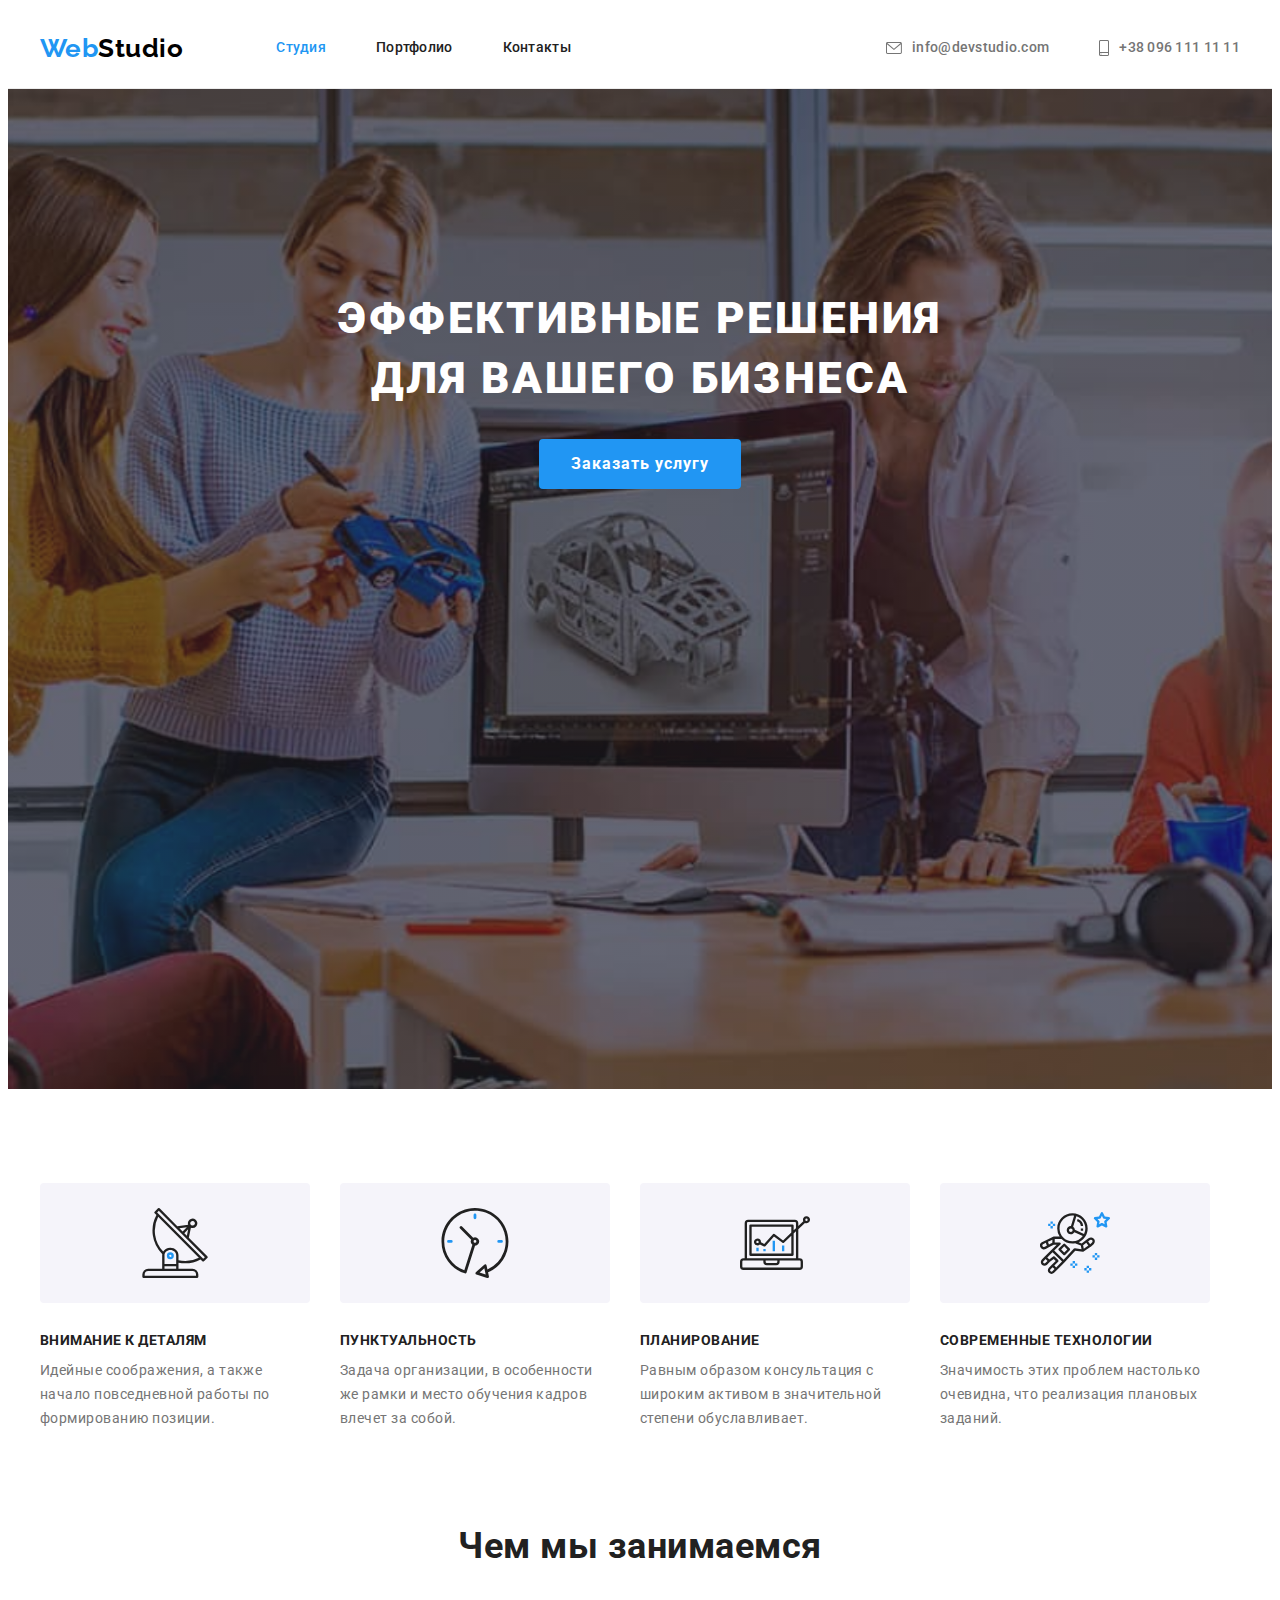
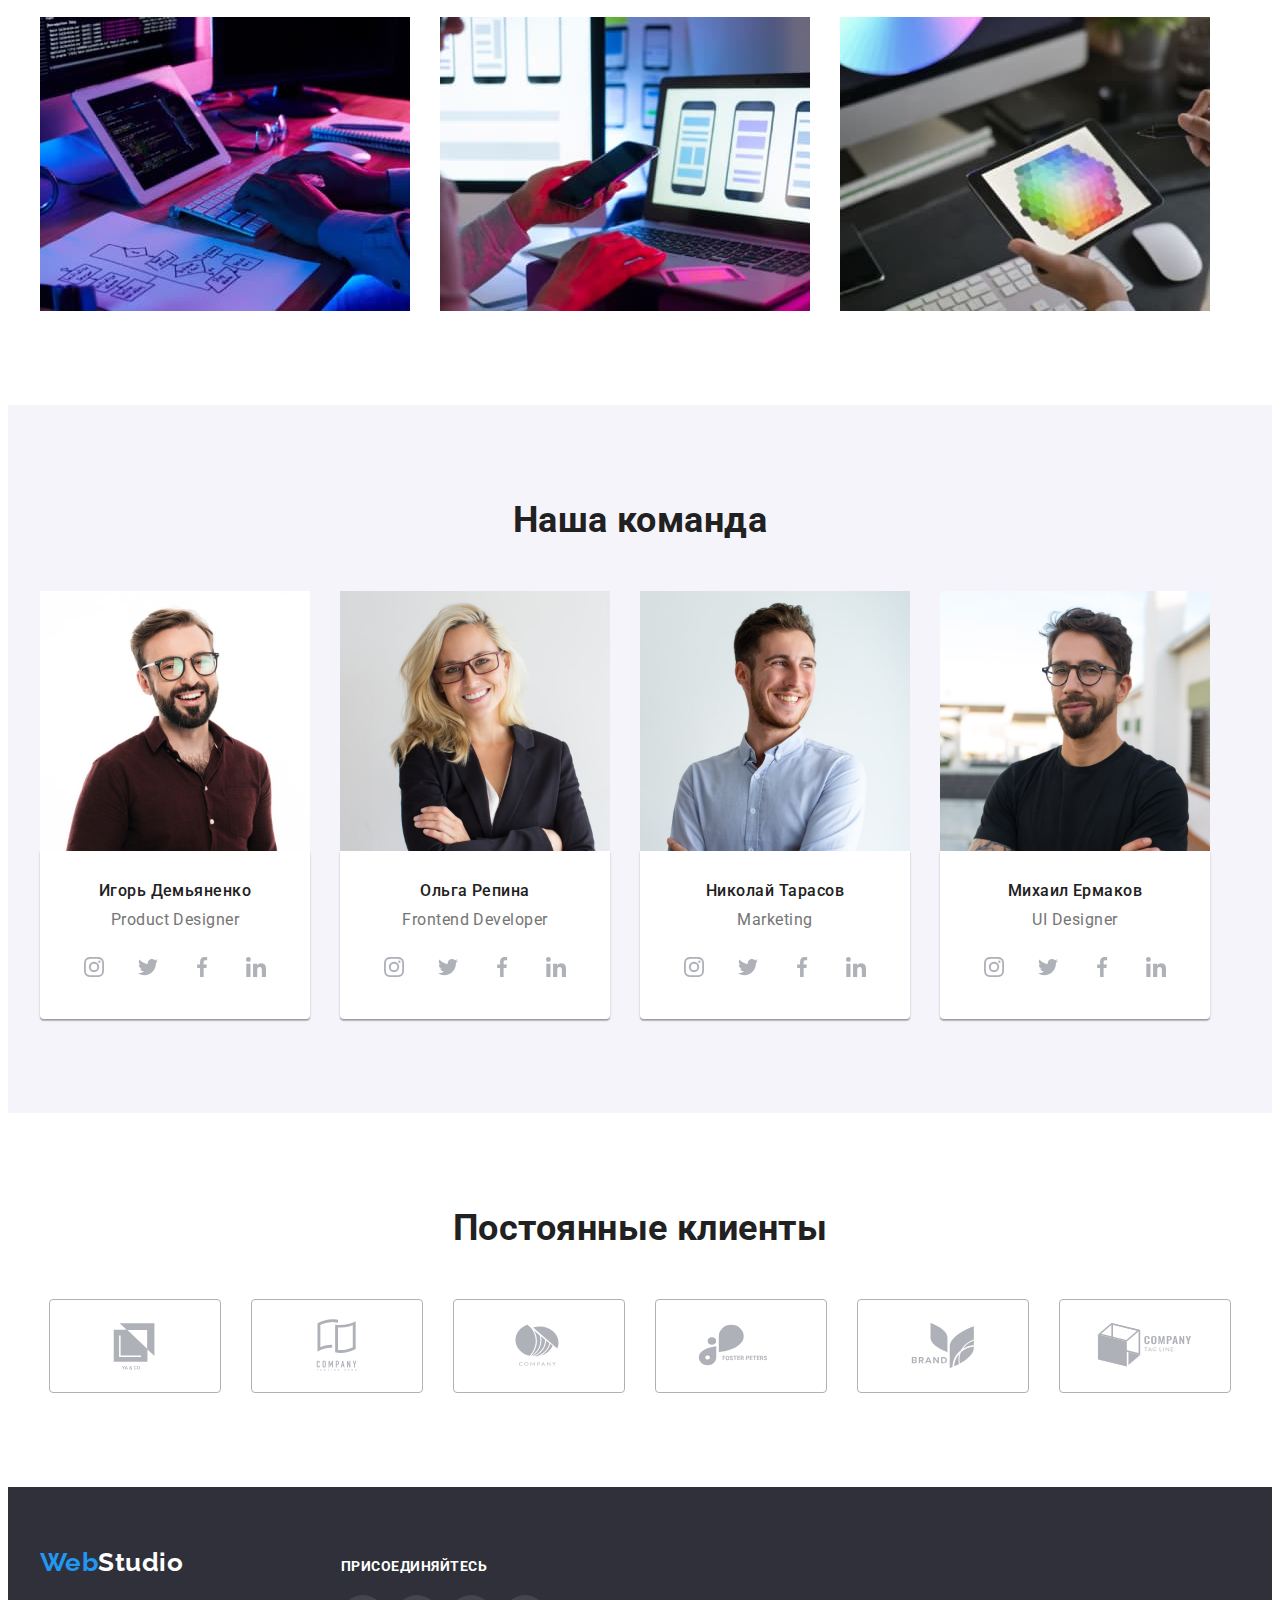
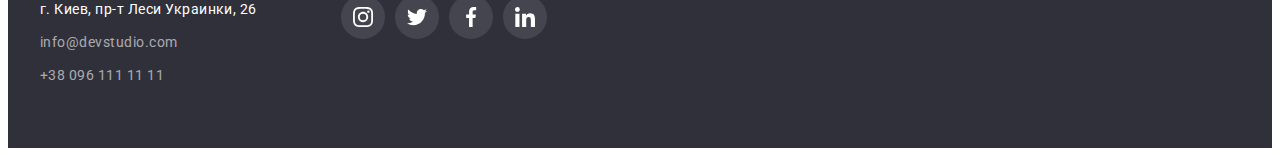
<file: index.html>
<!DOCTYPE html>
<html lang="ru">
  <head>
    <meta charset="UTF-8" />
    <meta http-equiv="X-UA-Compatible" content="IE=edge" />
    <meta name="viewport" content="width=device-width, initial-scale=1.0" />
    <title lang="en">WebStudio</title>
    <link rel="preconnect" href="https://fonts.googleapis.com" />
    <link rel="preconnect" href="https://fonts.gstatic.com" crossorigin />
    <link
      href="https://fonts.googleapis.com/css2?family=Raleway:wght@700&family=Roboto:wght@400;500;700;900&display=swap"
      rel="stylesheet"
    />
    <link
      rel="stylesheet"
      href="https://cdnjs.cloudflare.com/ajax/libs/modern-normalize/1.1.0/modern-normalize.min.css"
      integrity="sha512-wpPYUAdjBVSE4KJnH1VR1HeZfpl1ub8YT/NKx4PuQ5NmX2tKuGu6U/JRp5y+Y8XG2tV+wKQpNHVUX03MfMFn9Q=="
      crossorigin="anonymous"
      referrerpolicy="no-referrer"
    />
    <link rel="stylesheet" href="./css/styles.css" />
  </head>
  <body>
    <header class="page-header">
      <div class="header-content container">
        <nav class="main-nav">
          <a href="./index.html" lang="en" class="logo link"
            ><span class="logo-accent">Web</span>Studio</a
          >
          <ul class="site-nav list">
            <li class="item"><a href="./index.html" class="link current">Студия</a></li>
            <li class="item"><a href="./portfolio.html" class="link">Портфолио</a></li>
            <li class="item"><a href="" class="link">Контакты</a></li>
          </ul>
        </nav>

        <ul class="contacts list">
          <li class="item">
            <a href="mailto:info@devstudio.com" class="contacts-link link">
              <svg class="contacts-icon" width="16" height="12">
                <use href="./images/icons.svg#icon-envelope"></use>
              </svg>
              info@devstudio.com
            </a>
          </li>

          <li class="item">
            <a href="tel:+380961111111" class="contacts-link link">
              <svg class="contacts-icon" width="10" height="16">
                <use href="./images/icons.svg#icon-smartphone"></use>
              </svg>
              +38 096 111 11 11
            </a>
          </li>
        </ul>
      </div>
    </header>
    <main>
      <!-- Hero -->

      <section class="hero section">
        <h1 class="hero-title">Эффективные решения для вашего бизнеса</h1>
        <button type="button" class="hero-btn">Заказать услугу</button>
      </section>

      <!-- Features -->

      <section class="features section">
        <div class="container">
          <h2 class="visually-hidden">Наши преимущества</h2>
          <ul class="features-list list">
            <li class="item">
              <div class="features-item">
                <svg class="features-icon" width="70" height="70">
                  <use href="./images/icons.svg#icon-antenna"></use>
                </svg>
              </div>
              <h3 class="features-title">Внимание к деталям</h3>
              <p class="features-text">
                Идейные соображения, а также начало повседневной работы по формированию позиции.
              </p>
            </li>

            <li class="item">
              <div class="features-item">
                <svg class="features-icon" width="70" height="70">
                  <use href="./images/icons.svg#icon-clock"></use>
                </svg>
              </div>
              <h3 class="features-title">Пунктуальность</h3>
              <p class="features-text">
                Задача организации, в особенности же рамки и место обучения кадров влечет за собой.
              </p>
            </li>

            <li class="item">
              <div class="features-item">
                <svg class="features-icon" width="70" height="70">
                  <use href="./images/icons.svg#icon-diagram"></use>
                </svg>
              </div>
              <h3 class="features-title">Планирование</h3>
              <p class="features-text">
                Равным образом консультация с широким активом в значительной степени обуславливает.
              </p>
            </li>

            <li class="item">
              <div class="features-item">
                <svg class="features-icon" width="70" height="70">
                  <use href="./images/icons.svg#icon-astronaut"></use>
                </svg>
              </div>
              <h3 class="features-title">Современные технологии</h3>
              <p class="features-text">
                Значимость этих проблем настолько очевидна, что реализация плановых заданий.
              </p>
            </li>
          </ul>
        </div>
      </section>

      <!-- Projects -->

      <section class="projects section">
        <div class="container">
          <h2 class="projects-title">Чем мы занимаемся</h2>
          <ul class="projects-list list">
            <li class="item">
              <img
                src="./images/box1.jpg"
                alt="Разработчик пишет код, работая за компьютером"
                width="370"
                height="294"
              />
            </li>

            <li class="item">
              <img
                src="./images/box2.jpg"
                alt="Разработчик создает мобильное приложение"
                width="370"
                height="294"
              />
            </li>

            <li class="item">
              <img
                src="./images/box3.jpg"
                alt="Дизайнер работает с палитрой цветов в планшете"
                width="370"
                height="294"
              />
            </li>
          </ul>
        </div>
      </section>

      <!-- Team -->

      <section class="team section">
        <div class="container">
          <h2 class="team-title">Наша команда</h2>
          <ul class="team-list list">
            <li class="team-developer item">
              <img
                src="./images/team-img-1.jpg"
                alt="Член команды Игорь Демьяненко"
                width="270"
                height="260"
              />
              <div class="card-text">
                <h3 class="developer-name">Игорь Демьяненко</h3>
                <p lang="en" class="developer-position">Product Designer</p>
                <ul class="list socials-list">
                  <li class="socials-item">
                    <a href="" class="socials-link link">
                      <svg class="socials-icon" width="20" height="20">
                        <use href="./images/icons.svg#icon-instagram"></use>
                      </svg>
                    </a>
                  </li>

                  <li class="socials-item">
                    <a href="" class="socials-link link">
                      <svg class="socials-icon" width="20" height="20">
                        <use href="./images/icons.svg#icon-twitter"></use>
                      </svg>
                    </a>
                  </li>

                  <li class="socials-item">
                    <a href="" class="socials-link link">
                      <svg class="socials-icon" width="20" height="20">
                        <use href="./images/icons.svg#icon-facebook"></use>
                      </svg>
                    </a>
                  </li>

                  <li class="socials-item">
                    <a href="" class="socials-link link">
                      <svg class="socials-icon" width="20" height="20">
                        <use href="./images/icons.svg#icon-linkedin"></use>
                      </svg>
                    </a>
                  </li>
                </ul>
              </div>
            </li>

            <li class="team-developer item">
              <img
                src="./images/team-img-2.jpg"
                alt="Член команды Ольга Репина"
                width="270"
                height="260"
              />
              <div class="card-text">
                <h3 class="developer-name">Ольга Репина</h3>
                <p lang="en" class="developer-position">Frontend Developer</p>
                <ul class="list socials-list">
                  <li class="socials-item">
                    <a href="" class="socials-link link">
                      <svg class="socials-icon" width="20" height="20">
                        <use href="./images/icons.svg#icon-instagram"></use>
                      </svg>
                    </a>
                  </li>

                  <li class="socials-item">
                    <a href="" class="socials-link link">
                      <svg class="socials-icon" width="20" height="20">
                        <use href="./images/icons.svg#icon-twitter"></use>
                      </svg>
                    </a>
                  </li>

                  <li class="socials-item">
                    <a href="" class="socials-link link">
                      <svg class="socials-icon" width="20" height="20">
                        <use href="./images/icons.svg#icon-facebook"></use>
                      </svg>
                    </a>
                  </li>

                  <li class="socials-item">
                    <a href="" class="socials-link link">
                      <svg class="socials-icon" width="20" height="20">
                        <use href="./images/icons.svg#icon-linkedin"></use>
                      </svg>
                    </a>
                  </li>
                </ul>
              </div>
            </li>

            <li class="team-developer item">
              <img
                src="./images/team-img-3.jpg"
                alt="Член команды Николай Тарасов"
                width="270"
                height="260"
              />
              <div class="card-text">
                <h3 class="developer-name">Николай Тарасов</h3>
                <p lang="en" class="developer-position">Marketing</p>
                <ul class="list socials-list">
                  <li class="socials-item">
                    <a href="" class="socials-link link">
                      <svg class="socials-icon" width="20" height="20">
                        <use href="./images/icons.svg#icon-instagram"></use>
                      </svg>
                    </a>
                  </li>

                  <li class="socials-item">
                    <a href="" class="socials-link link">
                      <svg class="socials-icon" width="20" height="20">
                        <use href="./images/icons.svg#icon-twitter"></use>
                      </svg>
                    </a>
                  </li>

                  <li class="socials-item">
                    <a href="" class="socials-link link">
                      <svg class="socials-icon" width="20" height="20">
                        <use href="./images/icons.svg#icon-facebook"></use>
                      </svg>
                    </a>
                  </li>

                  <li class="socials-item">
                    <a href="" class="socials-link link">
                      <svg class="socials-icon" width="20" height="20">
                        <use href="./images/icons.svg#icon-linkedin"></use>
                      </svg>
                    </a>
                  </li>
                </ul>
              </div>
            </li>

            <li class="team-developer item">
              <img
                src="./images/team-img-4.jpg"
                alt="Член команды Михаил Ермаков"
                width="270"
                height="260"
              />
              <div class="card-text">
                <h3 class="developer-name">Михаил Ермаков</h3>
                <p lang="en" class="developer-position">UI Designer</p>
                <ul class="list socials-list">
                  <li class="socials-item">
                    <a href="" class="socials-link link">
                      <svg class="socials-icon" width="20" height="20">
                        <use href="./images/icons.svg#icon-instagram"></use>
                      </svg>
                    </a>
                  </li>

                  <li class="socials-item">
                    <a href="" class="socials-link link">
                      <svg class="socials-icon" width="20" height="20">
                        <use href="./images/icons.svg#icon-twitter"></use>
                      </svg>
                    </a>
                  </li>

                  <li class="socials-item">
                    <a href="" class="socials-link link">
                      <svg class="socials-icon" width="20" height="20">
                        <use href="./images/icons.svg#icon-facebook"></use>
                      </svg>
                    </a>
                  </li>

                  <li class="socials-item">
                    <a href="" class="socials-link link">
                      <svg class="socials-icon" width="20" height="20">
                        <use href="./images/icons.svg#icon-linkedin"></use>
                      </svg>
                    </a>
                  </li>
                </ul>
              </div>
            </li>
          </ul>
        </div>
      </section>
    </main>

    <!-- Clients -->

    <section class="clients section">
      <div class="container">
        <h2 class="clients-title">Постоянные клиенты</h2>
        <ul class="clients-list list">
          <li class="clients-item item">
            <a href="" class="clients-link link">
              <svg class="clients-icon" width="106" height="60">
                <use href="./images/icons.svg#icon-client-logo-1"></use>
              </svg>
            </a>
          </li>

          <li class="clients-item item">
            <a href="" class="clients-link link">
              <svg class="clients-icon" width="106" height="60">
                <use href="./images/icons.svg#icon-client-logo-2"></use>
              </svg>
            </a>
          </li>

          <li class="clients-item item">
            <a href="" class="clients-link link">
              <svg class="clients-icon" width="106" height="60">
                <use href="./images/icons.svg#icon-client-logo-3"></use>
              </svg>
            </a>
          </li>

          <li class="clients-item item">
            <a href="" class="clients-link link">
              <svg class="clients-icon" width="106" height="60">
                <use href="./images/icons.svg#icon-client-logo-4"></use>
              </svg>
            </a>
          </li>

          <li class="clients-item item">
            <a href="" class="clients-link link">
              <svg class="clients-icon" width="106" height="60">
                <use href="./images/icons.svg#icon-client-logo-5"></use>
              </svg>
            </a>
          </li>

          <li class="clients-item item">
            <a href="" class="clients-link link">
              <svg class="clients-icon" width="106" height="60">
                <use href="./images/icons.svg#icon-client-logo-6"></use>
              </svg>
            </a>
          </li>
        </ul>
      </div>
    </section>

    <footer class="page-footer">
      <div class="container footer-wrap">
        <div class="footer-contacts">
          <a href="./index.html" lang="en" class="logo link"
            ><span class="logo-accent">Web</span>Studio</a
          >

          <address class="footer-address">
            <ul class="footer-address-list list">
              <li class="address-item">г. Киев, пр-т Леси Украинки, 26</li>
              <li class="address-item">
                <a href="mailto:info@devstudio.com" class="link">info@devstudio.com</a>
              </li>
              <li class="address-item">
                <a href="tel:+380961111111" class="link">+38 096 111 11 11</a>
              </li>
            </ul>
          </address>
        </div>

        <div class="footer-socials">
          <p class="join-text">присоединяйтесь</p>

          <ul class="list socials-list">
            <li class="socials-item">
              <a href="" class="socials-link link">
                <svg class="socials-icon" width="20" height="20">
                  <use href="./images/icons.svg#icon-instagram"></use>
                </svg>
              </a>
            </li>

            <li class="socials-item">
              <a href="" class="socials-link link">
                <svg class="socials-icon" width="20" height="20">
                  <use href="./images/icons.svg#icon-twitter"></use>
                </svg>
              </a>
            </li>

            <li class="socials-item">
              <a href="" class="socials-link link">
                <svg class="socials-icon" width="20" height="20">
                  <use href="./images/icons.svg#icon-facebook"></use>
                </svg>
              </a>
            </li>

            <li class="socials-item">
              <a href="" class="socials-link link">
                <svg class="socials-icon" width="20" height="20">
                  <use href="./images/icons.svg#icon-linkedin"></use>
                </svg>
              </a>
            </li>
          </ul>
        </div>
      </div>
    </footer>
  </body>
</html>
</file>
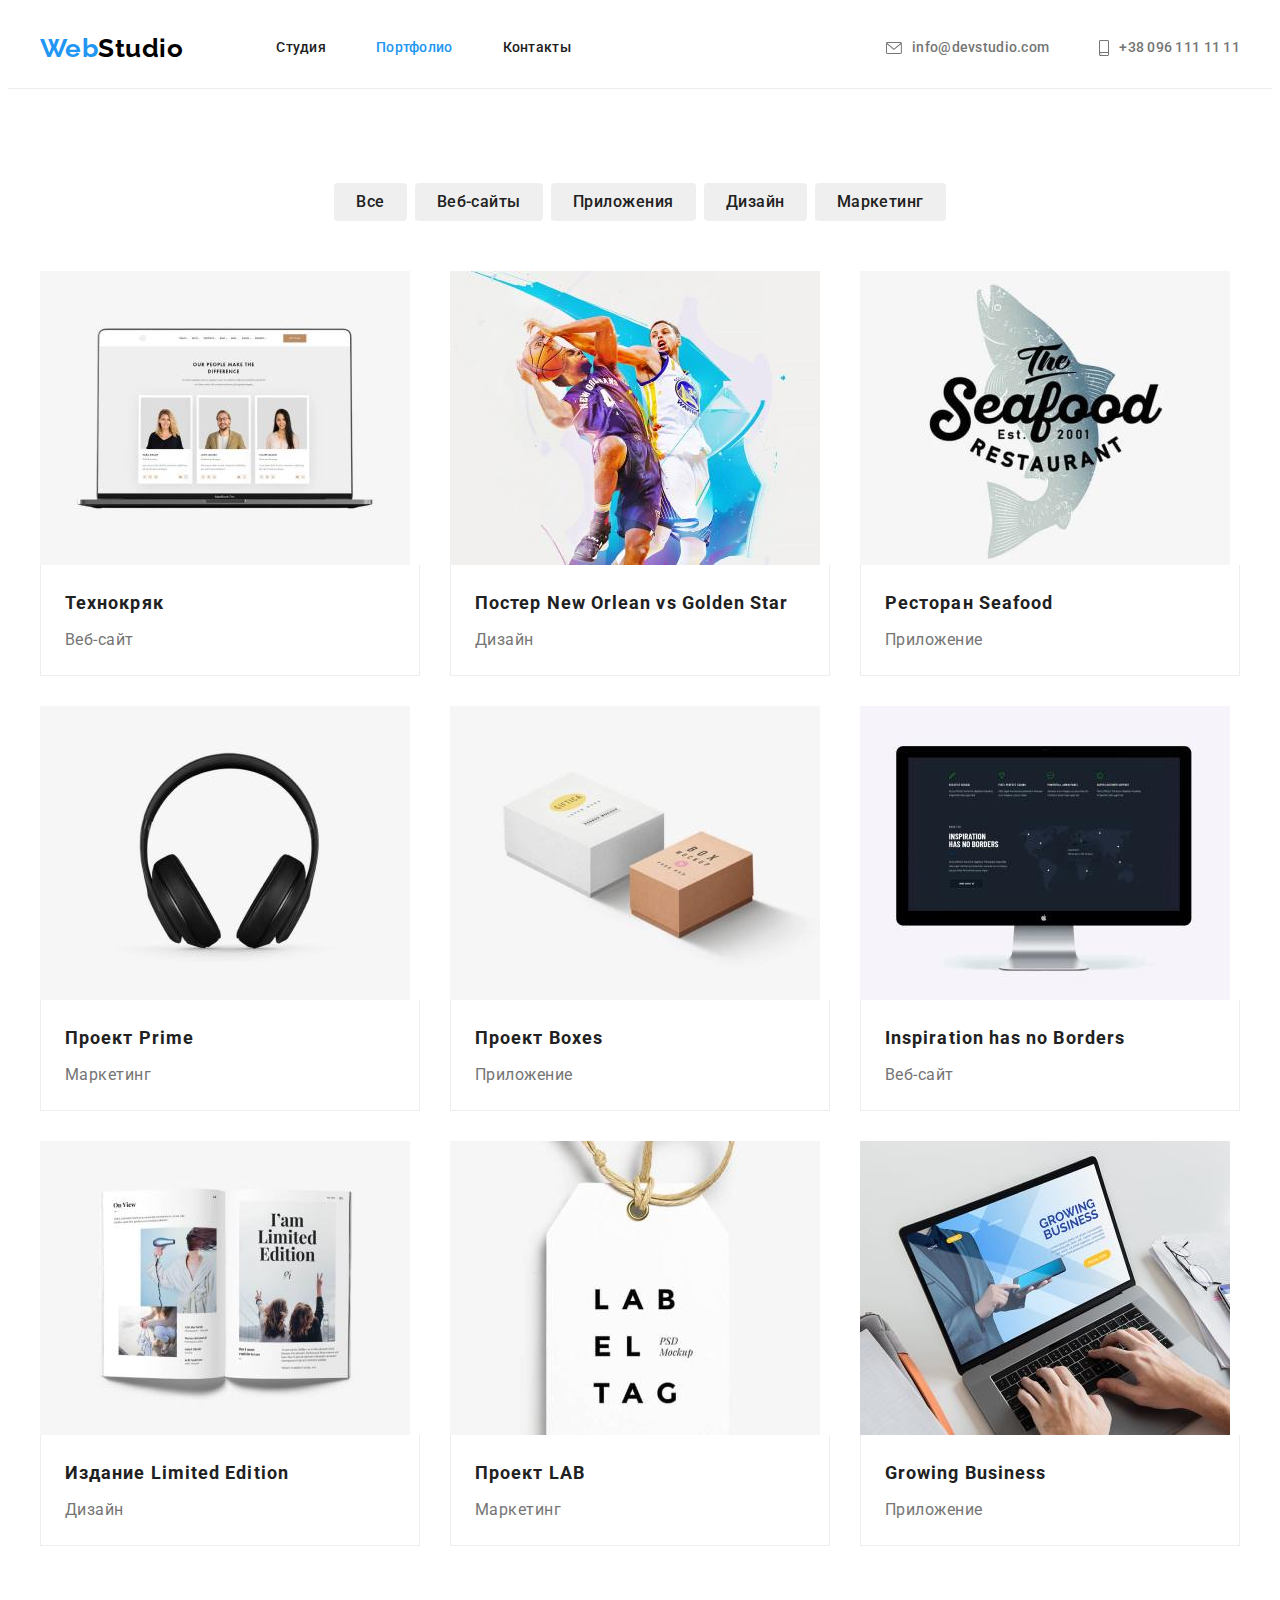
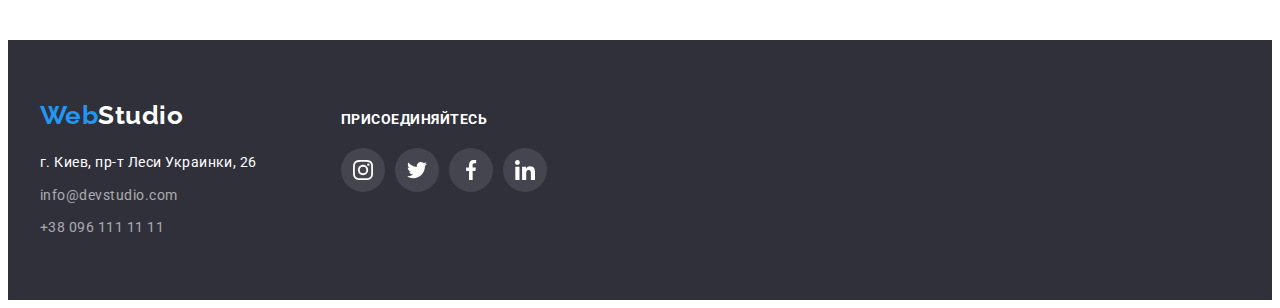
<file: portfolio.html>
<!DOCTYPE html>
<html lang="ru">
  <head>
    <meta charset="UTF-8" />
    <meta http-equiv="X-UA-Compatible" content="IE=edge" />
    <meta name="viewport" content="width=device-width, initial-scale=1.0" />
    <title>Портфолио</title>
    <link rel="preconnect" href="https://fonts.googleapis.com" />
    <link rel="preconnect" href="https://fonts.gstatic.com" crossorigin />
    <link
      href="https://fonts.googleapis.com/css2?family=Raleway:wght@700&family=Roboto:wght@400;500;700;900&display=swap"
      rel="stylesheet"
    />
    <link
      rel="stylesheet"
      href="https://cdnjs.cloudflare.com/ajax/libs/modern-normalize/1.1.0/modern-normalize.min.css"
      integrity="sha512-wpPYUAdjBVSE4KJnH1VR1HeZfpl1ub8YT/NKx4PuQ5NmX2tKuGu6U/JRp5y+Y8XG2tV+wKQpNHVUX03MfMFn9Q=="
      crossorigin="anonymous"
      referrerpolicy="no-referrer"
    />
    <link rel="stylesheet" href="./css/styles.css" />
  </head>
  <body>
    <header class="page-header">
      <div class="header-content container">
        <nav class="main-nav">
          <a href="./index.html" lang="en" class="logo link"
            ><span class="logo-accent">Web</span>Studio</a
          >
          <ul class="site-nav list">
            <li class="item"><a href="./index.html" class="link">Студия</a></li>
            <li class="item"><a href="./portfolio.html" class="link current">Портфолио</a></li>
            <li class="item"><a href="" class="link">Контакты</a></li>
          </ul>
        </nav>

        <ul class="contacts list">
          <li class="item">
            <a href="mailto:info@devstudio.com" class="contacts-link link">
              <svg class="contacts-icon envelope" width="16" height="12">
                <use href="./images/icons.svg#icon-envelope"></use>
              </svg>
              info@devstudio.com
            </a>
          </li>

          <li class="item">
            <a href="tel:+380961111111" class="contacts-link link">
              <svg class="contacts-icon" width="10" height="16">
                <use href="./images/icons.svg#icon-smartphone"></use>
              </svg>
              +38 096 111 11 11
            </a>
          </li>
        </ul>
      </div>
    </header>

    <main>
      <h1 class="visually-hidden">Портфолио</h1>
      <section class="portfolio section">
        <div class="container">
          <ul class="portfolio-filter list">
            <li class="item"><button type="button" class="portfolio-btn">Все</button></li>
            <li class="item"><button type="button" class="portfolio-btn">Веб-сайты</button></li>
            <li class="item"><button type="button" class="portfolio-btn">Приложения</button></li>
            <li class="item"><button type="button" class="portfolio-btn">Дизайн</button></li>
            <li class="item"><button type="button" class="portfolio-btn">Маркетинг</button></li>
          </ul>

          <ul class="portfolio-projects list">
            <li class="item">
              <a href="" class="link">
                <img
                  src="./images/portfolio-img-1.jpg"
                  alt="Сайт на ноутбуке"
                  width="370"
                  height="294"
                />
                <div class="portfolio-card-content">
                  <h2 class="portfolio-project-title">Технокряк</h2>
                  <p class="portfolio-type">Веб-сайт</p>
                </div>
              </a>
            </li>

            <li class="item">
              <a href="" class="link">
                <img
                  src="./images/portfolio-img-2.jpg"
                  alt="Постер баскетбольного матча"
                  width="370"
                  height="294"
                />
                <div class="portfolio-card-content">
                  <h2 class="portfolio-project-title">
                    Постер <span lang="en">New Orlean vs Golden Star</span>
                  </h2>
                  <p class="portfolio-type">Дизайн</p>
                </div>
              </a>
            </li>

            <li class="item">
              <a href="" class="link">
                <img
                  src="./images/portfolio-img-3.jpg"
                  alt="Логотип ресторана"
                  width="370"
                  height="294"
                />
                <div class="portfolio-card-content">
                  <h2 class="portfolio-project-title">Ресторан <span lang="en">Seafood</span></h2>
                  <p class="portfolio-type">Приложение</p>
                </div>
              </a>
            </li>

            <li class="item">
              <a href="" class="link">
                <img
                  src="./images/portfolio-img-4.jpg"
                  alt="Черные наушники"
                  width="370"
                  height="294"
                />
                <div class="portfolio-card-content">
                  <h2 class="portfolio-project-title">Проект <span lang="en">Prime</span></h2>
                  <p class="portfolio-type">Маркетинг</p>
                </div>
              </a>
            </li>

            <li class="item">
              <a href="" class="link">
                <img
                  src="./images/portfolio-img-5.jpg"
                  alt="Две коробки. Белая и коричневая"
                  width="370"
                  height="294"
                />
                <div class="portfolio-card-content">
                  <h2 class="portfolio-project-title">Проект <span lang="en">Boxes</span></h2>
                  <p class="portfolio-type">Приложение</p>
                </div>
              </a>
            </li>

            <li class="item">
              <a href="" class="link">
                <img
                  src="./images/portfolio-img-6.jpg"
                  alt="Сайт на мониторе компьютера"
                  width="370"
                  height="294"
                />
                <div class="portfolio-card-content">
                  <h2 lang="en" class="portfolio-project-title">Inspiration has no Borders</h2>
                  <p class="portfolio-type">Веб-сайт</p>
                </div>
              </a>
            </li>

            <li class="item">
              <a href="" class="link">
                <img
                  src="./images/portfolio-img-7.jpg"
                  alt="Раскрытый журнал"
                  width="370"
                  height="294"
                />
                <div class="portfolio-card-content">
                  <h2 class="portfolio-project-title">
                    Издание <span lang="en">Limited Edition</span>
                  </h2>
                  <p class="portfolio-type">Дизайн</p>
                </div>
              </a>
            </li>

            <li class="item">
              <a href="" class="link">
                <img
                  src="./images/portfolio-img-8.jpg"
                  alt="Белая этикетка"
                  width="370"
                  height="294"
                />
                <div class="portfolio-card-content">
                  <h2 class="portfolio-project-title">Проект <span lang="en">LAB</span></h2>
                  <p class="portfolio-type">Маркетинг</p>
                </div>
              </a>
            </li>

            <li class="item">
              <a href="" class="link">
                <img
                  src="./images/portfolio-img-9.jpg"
                  alt="Приложение на ноутбуке"
                  width="370"
                  height="294"
                />
                <div class="portfolio-card-content">
                  <h2 lang="en" class="portfolio-project-title">Growing Business</h2>
                  <p class="portfolio-type">Приложение</p>
                </div>
              </a>
            </li>
          </ul>
        </div>
      </section>
    </main>

    <footer class="page-footer">
      <div class="container footer-wrap">
        <div class="footer-contacts">
          <a href="./index.html" lang="en" class="logo link"
            ><span class="logo-accent">Web</span>Studio</a
          >

          <address class="footer-address">
            <ul class="footer-address-list list">
              <li class="address-item">г. Киев, пр-т Леси Украинки, 26</li>
              <li class="address-item">
                <a href="mailto:info@devstudio.com" class="link">info@devstudio.com</a>
              </li>
              <li class="address-item">
                <a href="tel:+380961111111" class="link">+38 096 111 11 11</a>
              </li>
            </ul>
          </address>
        </div>

        <div class="footer-socials">
          <p class="join-text">присоединяйтесь</p>

          <ul class="list socials-list">
            <li class="socials-item">
              <a href="" class="socials-link link">
                <svg class="socials-icon" width="20" height="20">
                  <use href="./images/icons.svg#icon-instagram"></use>
                </svg>
              </a>
            </li>

            <li class="socials-item">
              <a href="" class="socials-link link">
                <svg class="socials-icon" width="20" height="20">
                  <use href="./images/icons.svg#icon-twitter"></use>
                </svg>
              </a>
            </li>

            <li class="socials-item">
              <a href="" class="socials-link link">
                <svg class="socials-icon" width="20" height="20">
                  <use href="./images/icons.svg#icon-facebook"></use>
                </svg>
              </a>
            </li>

            <li class="socials-item">
              <a href="" class="socials-link link">
                <svg class="socials-icon" width="20" height="20">
                  <use href="./images/icons.svg#icon-linkedin"></use>
                </svg>
              </a>
            </li>
          </ul>
        </div>
      </div>
    </footer>
  </body>
</html>
</file>
<file: css/styles.css>
:root {
  --primary-text-color: #757575;
  --title-text-color: #212121;
  --accent-color: #2196f3;
  --primary-white-color: #ffffff;
  --footer-contacts-color: rgba(255, 255, 255, 0.6);
  --logo-black-color: #000000;
  --bg-grey-color: #f5f4fa;
  --footer-bg-color: #2f303a;
  --hero-btn-bg-hover-color: #188ce8;
  --portfolio-border-color: #eeeeee;
  --header-border-color: #ececec;
  --hero-bg-color: #c4c4c4;
  --socials-links-color: #afb1b8;
}

body {
  background-color: var(--primary-white-color);
  color: var(--primary-text-color);
  font-family: Roboto, sans-serif;
  letter-spacing: 0.03em;
}

.list {
  padding: 0;
  margin: 0;
  list-style: none;
}

.link {
  text-decoration: none;
}

.container {
  width: 1200px;
  margin-left: auto;
  margin-right: auto;
  padding-left: 15px;
  padding-right: 15px;
}

.section {
  padding-top: 94px;
  padding-bottom: 94px;
}

.item + .item {
  margin-left: 30px;
}

h1,
h2,
h3,
p {
  margin-top: 0;
}

img {
  display: block;
  max-width: 100%;
  height: auto;
}

.visually-hidden {
  position: absolute;
  width: 1px;
  height: 1px;
  margin: -1px;
  border: 0;
  padding: 0;

  white-space: nowrap;
  clip-path: inset(100%);
  clip: rect(0 0 0 0);
  overflow: hidden;
}

/* header */

.page-header {
  border-bottom: 1px solid var(--header-border-color);
}

.header-content {
  display: flex;
  align-items: center;
}

/* main-nav */

.main-nav {
  display: flex;
  align-items: center;
}

/* logo */

.logo {
  color: var(--logo-black-color);
  font-family: Raleway;
  font-weight: 700;
  font-size: 26px;
  line-height: 1.19;
}

.logo-accent {
  color: var(--accent-color);
}

/* site-nav & contants*/

.site-nav {
  display: flex;
  margin-left: 93px;
}

.site-nav .item + .item {
  margin-left: 50px;
}

.site-nav,
.contacts {
  font-weight: 500;
  font-size: 14px;
  line-height: 1.14;
  letter-spacing: 0.02em;
}

.site-nav .link {
  display: block;
  padding-top: 32px;
  padding-bottom: 32px;

  color: var(--title-text-color);
}

.site-nav .link:hover,
.site-nav .link:focus,
.contacts .link:hover,
.contacts .link:focus {
  color: var(--accent-color);
}

.contacts {
  display: flex;
  margin-left: auto;
}

.contacts .item + .item {
  margin-left: 50px;
}

.contacts-link {
  display: flex;
  align-items: center;
  padding-top: 32px;
  padding-bottom: 32px;

  color: var(--primary-text-color);
}

.contacts-icon {
  margin-right: 10px;
  fill: currentColor;
}

.link.current {
  color: var(--accent-color);
}

/* hero */

.hero {
  text-align: center;

  max-width: 1600px;
  height: 600px;
  margin-left: auto;
  margin-right: auto;
  background-image: linear-gradient(rgba(47, 48, 58, 0.4), rgba(47, 48, 58, 0.4)),
    url(../images/hero-img.jpg);
  background-position: center;
  background-size: cover;
  background-repeat: no-repeat;
  background-color: var(--hero-bg-color);
}

.hero.section {
  padding-top: 200px;
  padding-bottom: 200px;
}

.hero-title {
  margin-bottom: 30px;
  margin-left: auto;
  margin-right: auto;
  width: 696px;

  color: var(--primary-white-color);
  font-weight: 900;
  font-size: 44px;
  line-height: 1.36;
  letter-spacing: 0.06em;
  text-transform: uppercase;
}

.hero-btn {
  min-width: 200px;
  padding: 10px 32px;
  border-radius: 4px;
  border: none;

  background-color: var(--accent-color);
  color: var(--primary-white-color);
  font-family: inherit;
  font-weight: 700;
  font-size: 16px;
  line-height: 1.87;
  text-align: center;
  letter-spacing: 0.06em;
  cursor: pointer;
}

.hero-btn:hover,
.hero-btn:focus {
  background-color: var(--hero-btn-bg-hover-color);
}

/* features */

.features.section {
  padding-bottom: 47px;
}

.features-list {
  display: flex;
}

.features-list .item {
  width: 270px;
}

.features-title {
  margin-bottom: 10px;

  color: var(--title-text-color);
  font-size: 14px;
  line-height: 1.14;
  text-transform: uppercase;
}

.features-text {
  margin-bottom: 0;

  font-size: 14px;
  line-height: 1.71;
}

.features-item {
  display: flex;
  justify-content: center;
  align-items: center;
  width: 100%;
  height: 120px;
  margin-bottom: 30px;
  background-color: var(--bg-grey-color);
  border-radius: 4px;
}

/* projects */

.projects.section {
  padding-top: 47px;
}

.team-title,
.projects-title,
.clients-title {
  margin-bottom: 50px;

  color: var(--title-text-color);
  font-size: 36px;
  line-height: 1.17;
  text-align: center;
}

.projects-list {
  display: flex;
}

/* team */

.team {
  background-color: var(--bg-grey-color);
}

.team-list {
  display: flex;
}

.team .card-text {
  padding-top: 30px;
  padding-bottom: 30px;
  border-radius: 0px 0px 4px 4px;
  box-shadow: 0px 1px 3px rgba(0, 0, 0, 0.12), 0px 1px 1px rgba(0, 0, 0, 0.14),
    0px 2px 1px rgba(0, 0, 0, 0.2);

  background-color: var(--primary-white-color);
}

.developer-name {
  margin-bottom: 10px;

  color: var(--title-text-color);
  font-weight: 500;
  font-size: 16px;
  line-height: 1.19;
  text-align: center;
}

.developer-position {
  margin-bottom: 16px;

  font-size: 16px;
  line-height: 1.19;
  text-align: center;
}

.socials-list {
  display: flex;
  justify-content: center;
}

.socials-item {
  width: 44px;
  height: 44px;
}

.socials-item + .socials-item {
  margin-left: 10px;
}

.socials-link {
  width: 100%;
  height: 100%;
  display: flex;
  justify-content: center;
  align-items: center;
}

.socials-icon {
  fill: var(--socials-links-color);
}

.socials-link:hover,
.socials-link:focus {
  background-color: var(--accent-color);
  border-radius: 50%;
}

.socials-link:hover .socials-icon,
.socials-link:focus .socials-icon {
  fill: var(--primary-white-color);
}

/* clients */

.clients-list {
  display: flex;
  justify-content: center;
}
.clients-item {
  width: 170px;
  height: 92px;
  border: 1px solid var(--socials-links-color);
  border-radius: 4px;
}

.clients-link {
  width: 100%;
  height: 100%;
  display: flex;
  justify-content: center;
  align-items: center;
}

.clients-icon {
  fill: var(--socials-links-color);
}

.clients-item:hover,
.clients-item:focus {
  border-color: var(--accent-color);
}

.clients-item:hover .clients-icon,
.clients-item:focus .clients-icon {
  fill: var(--accent-color);
}

/* footer */

.page-footer {
  background-color: var(--footer-bg-color);
}

.footer-wrap {
  display: flex;
  align-items: baseline;
}

.footer-contacts {
  width: 231px;
  margin-right: 70px;
  padding-top: 60px;
  padding-bottom: 60px;
}

.page-footer .logo {
  display: inline-block;
  width: 145px;
  margin-bottom: 20px;

  color: var(--primary-white-color);
}

.footer-address {
  color: var(--primary-white-color);
  font-style: normal;
  font-size: 14px;
  line-height: 1.71;
}

.footer-address-list .address-item:not(:last-child) {
  margin-bottom: 9px;
}

.footer-address .link {
  display: inline-block;
  color: var(--footer-contacts-color);
}

.footer-address .link:hover,
.footer-address .link:focus {
  color: var(--accent-color);
}

.join-text {
  font-weight: 700;
  font-size: 14px;
  line-height: 1.14;
  text-transform: uppercase;
  color: var(--primary-white-color);
  margin-bottom: 20px;
}

.page-footer .socials-link {
  border-radius: 50%;
  background-color: rgba(255, 255, 255, 0.1);
}

.page-footer .socials-link:hover,
.page-footer .socials-link:focus {
  background-color: var(--accent-color);
}

.page-footer .socials-icon {
  fill: var(--primary-white-color);
}

/* portfolio filter */

.portfolio-filter {
  display: flex;
  justify-content: center;
  margin-bottom: 50px;
}

.portfolio-filter .item + .item {
  margin-left: 8px;
}

.portfolio-btn {
  padding: 6px 22px;
  border-radius: 4px;
  border: none;

  color: var(--title-text-color);
  font-family: inherit;
  font-weight: 500;
  font-size: 16px;
  line-height: 1.62;
  text-align: center;
  letter-spacing: inherit;
  cursor: pointer;
}

.portfolio-btn:hover,
.portfolio-btn:focus {
  background-color: var(--accent-color);
  color: var(--primary-white-color);
  box-shadow: 0px 3px 1px rgba(0, 0, 0, 0.1), 0px 1px 2px rgba(0, 0, 0, 0.08),
    0px 2px 2px rgba(0, 0, 0, 0.12);
}

/* portfolio works */

.portfolio-projects {
  display: flex;
  flex-wrap: wrap;
  margin-left: -30px;
  margin-top: -30px;
}

.portfolio-projects .item {
  flex-basis: calc((100% - 90px) / 3);
  margin-left: 30px;
  margin-top: 30px;
}

.portfolio-projects .link {
  display: block;
}

.portfolio-projects .link:hover,
.portfolio-projects .link:focus {
  box-shadow: 0px 1px 1px rgba(0, 0, 0, 0.12), 0px 4px 4px rgba(0, 0, 0, 0.06),
    1px 4px 6px rgba(0, 0, 0, 0.16);
}

.portfolio-project-title {
  margin-bottom: 4px;

  color: var(--title-text-color);
  font-size: 18px;
  line-height: 2;
  letter-spacing: 0.06em;
}

.portfolio-type {
  margin-bottom: 0;

  color: var(--primary-text-color);
  font-size: 16px;
  line-height: 1.87;
}

.portfolio-card-content {
  padding: 20px 24px;
  border: 1px solid var(--portfolio-border-color);
  border-top: none;
}
</file>
